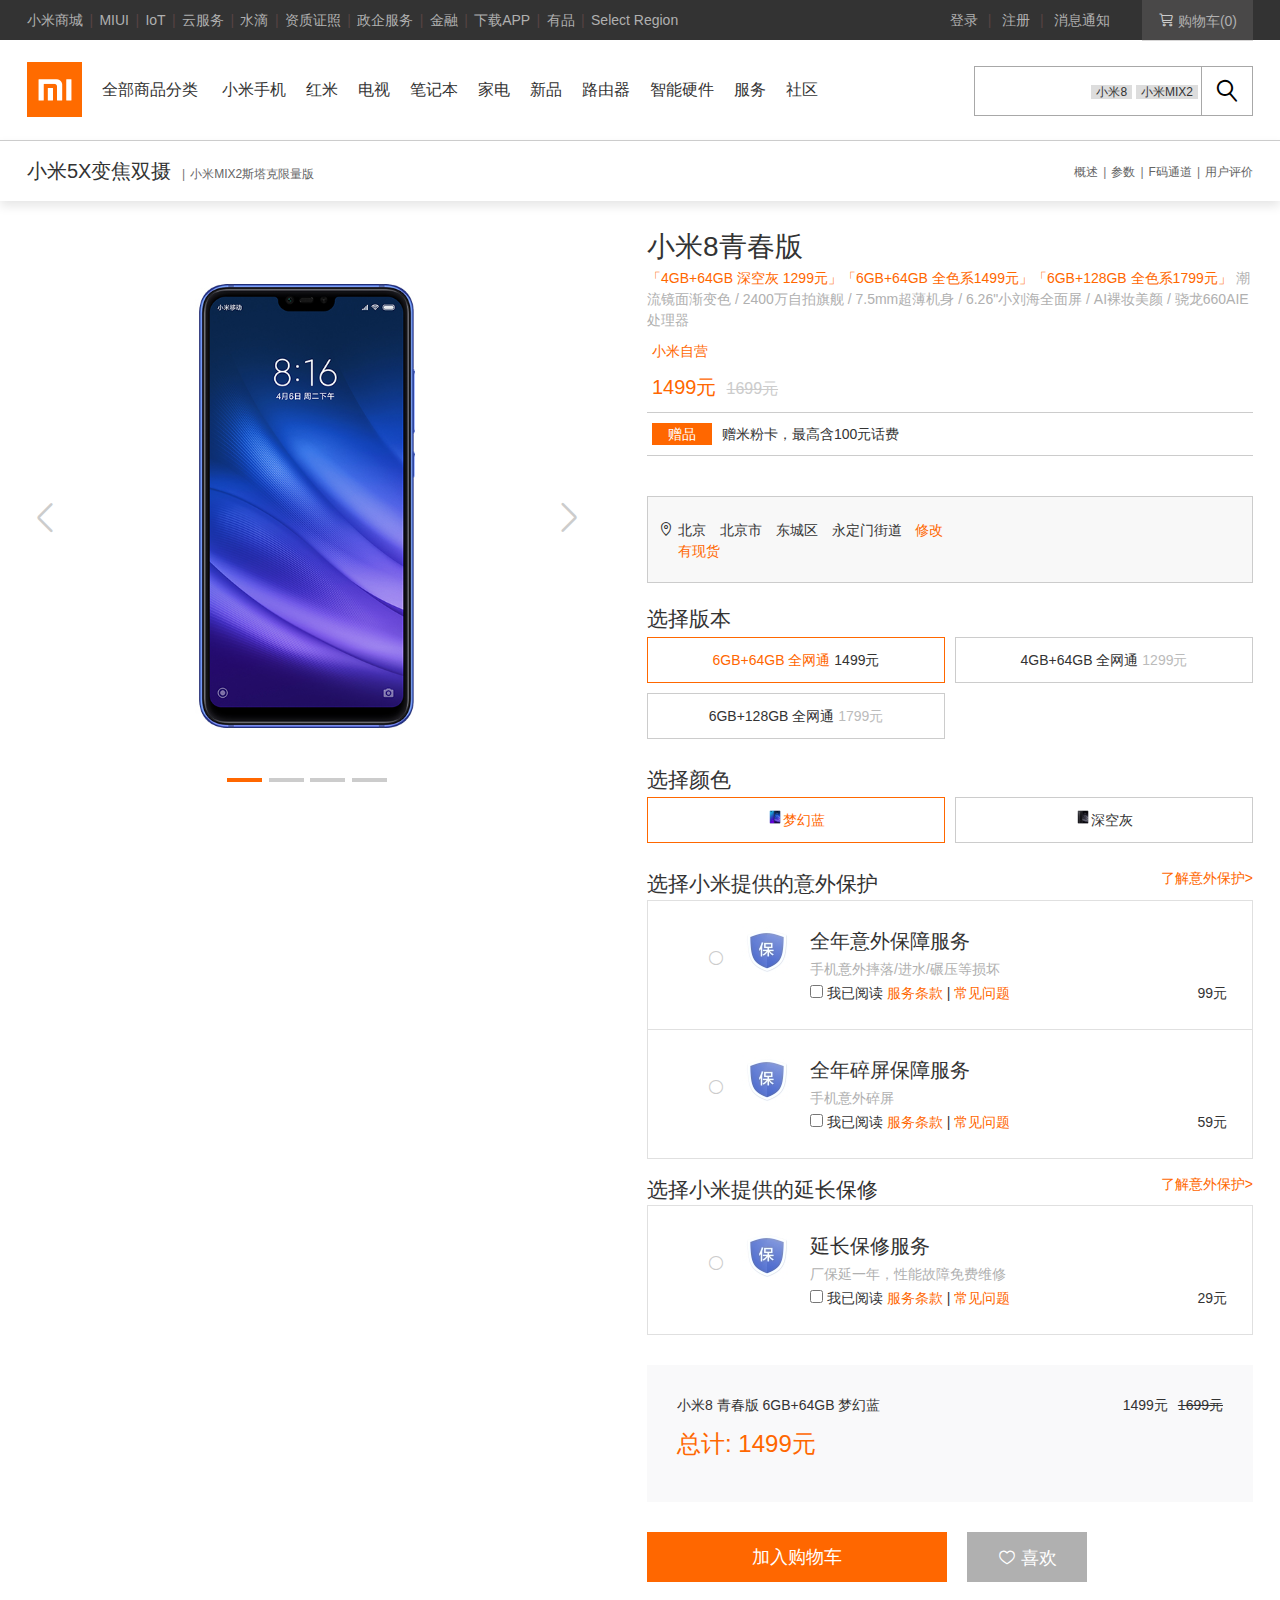
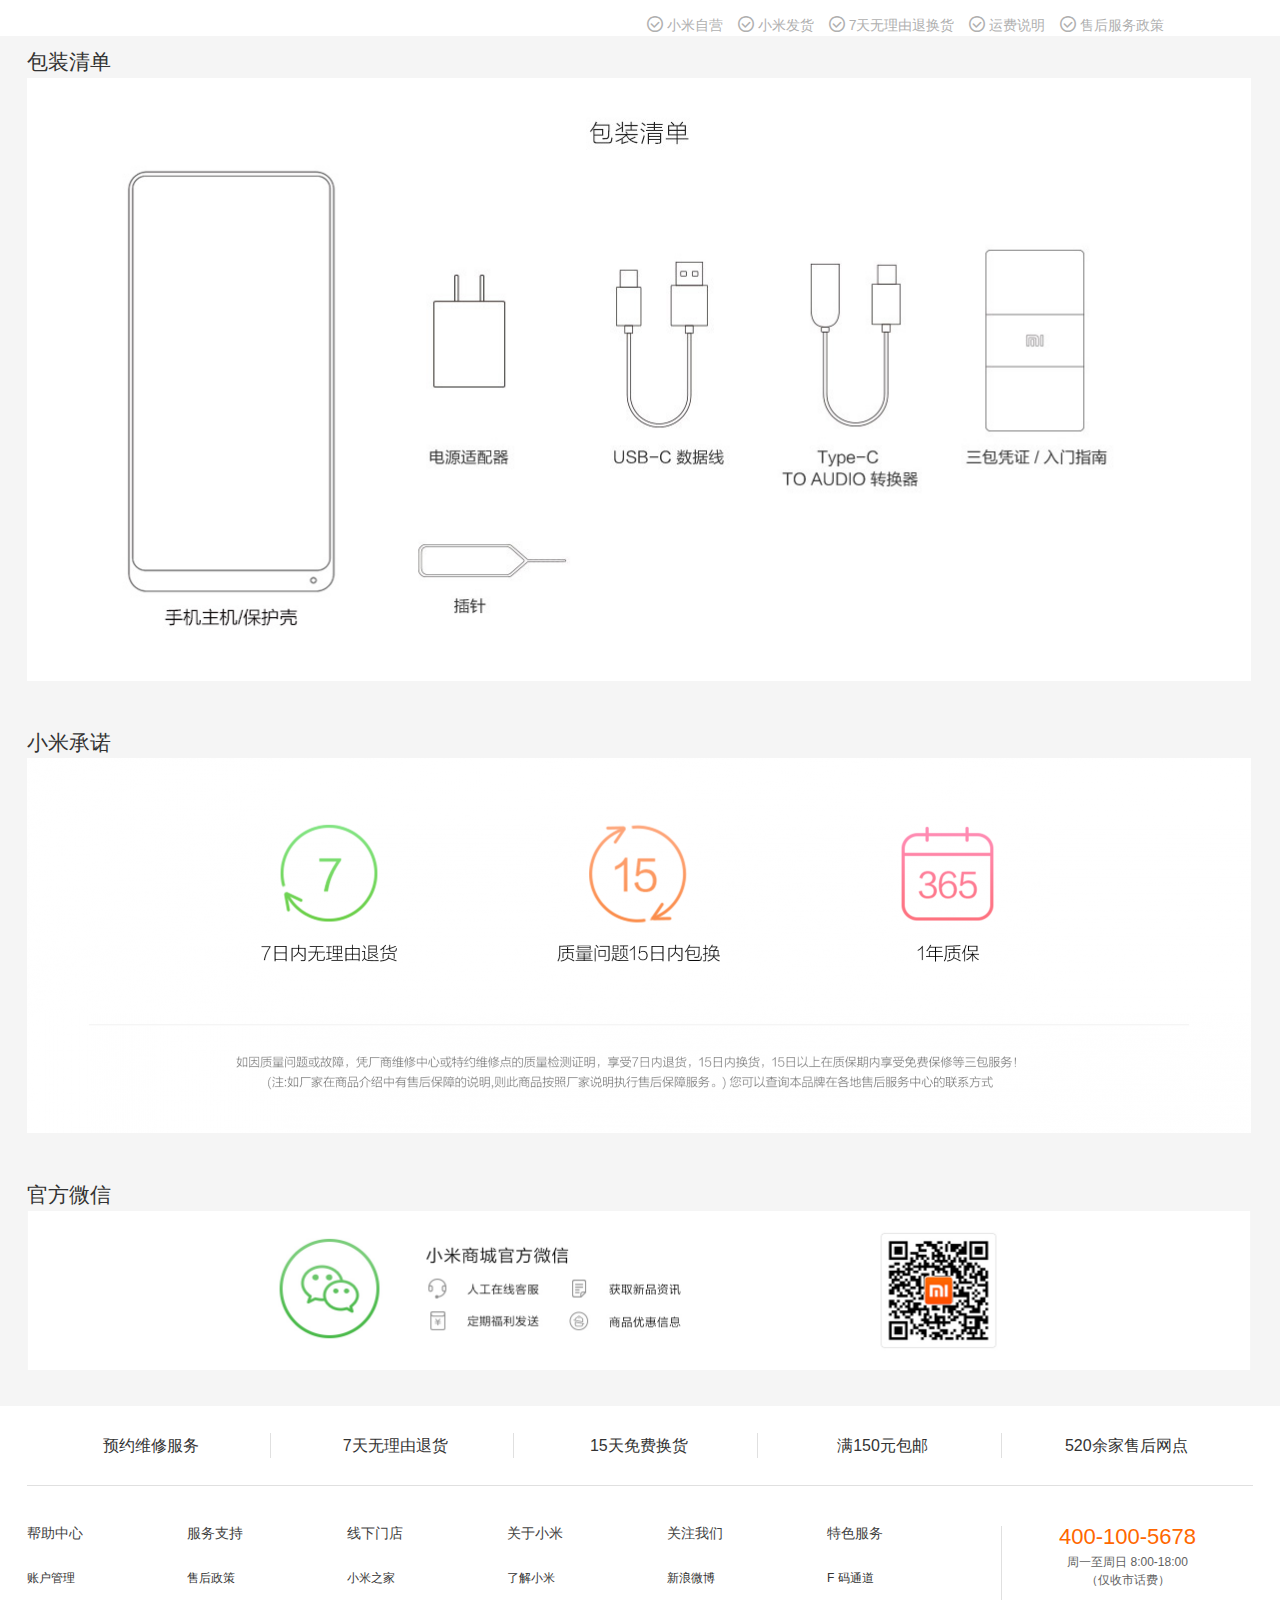
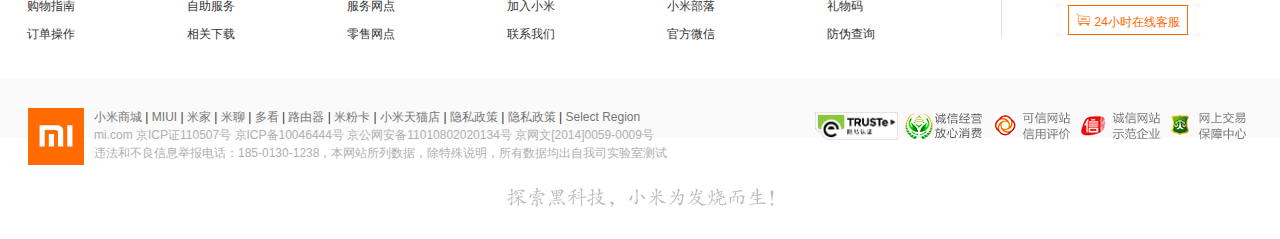
<file: details.html>
<!DOCTYPE html>
<html lang="en">

<head>
    <meta charset="UTF-8">
    <meta name="viewport" content="width=device-width, initial-scale=1.0">
    <meta http-equiv="X-UA-Compatible" content="ie=edge">
    <title>Document</title>
    <script src="js/jquery-1.11.3.js"></script>
    <script src="js/detail.js"></script>
    <script src="js/header.js"></script>
    <link rel="stylesheet" href="css/base.css">
    <link rel="stylesheet" href="css/index.css">
    <link rel="stylesheet" href="css/detail.css">
    <link rel="stylesheet" href="font/iconfont.css">
    <link rel="stylesheet" href="css/footer.css">
</head>

<body>
    <!-- header -->
    <div class="header">
        <div class="first-nav">
            <div class="container  w clearfix">
                <!-- 顶部栏 -->
                <div class="top_nav fl">
                    <ul>
                        <li class="fl"><a href="javascript:;">小米商城</a><span class="sep">|</span></li>
                        <li class="fl"><a href="javascript:;">MIUI</a><span class="sep">|</span></li>
                        <li class="fl"><a href="javascript:;">IoT</a><span class="sep">|</span></li>
                        <li class="fl"><a href="javascript:;">云服务</a><span class="sep">|</span></li>
                        <li class="fl"><a href="javascript:;">水滴</a><span class="sep">|</span></li>
                        <li class="fl"><a href="javascript:;">资质证照</a><span class="sep">|</span></li>
                        <li class="fl"><a href="javascript:;">政企服务</a><span class="sep">|</span></li>
                        <li class="fl"><a href="javascript:;">金融</a><span class="sep">|</span></li>
                        <li class="fl app">
                            <a href="javascript:;">下载APP</a><span class="sep">|</span>
                            <div class="clearfix">
                                <em></em>
                                <img src="img/header/app.png" alt="">
                                <span>小米商城APP</span>
                            </div>
                        </li>
                        <li class="fl"><a href="javascript:;">有品</a><span class="sep">|</span></li>
                        <li class="fl"><a href="javascript:;">Select Region</a></li>
                    </ul>
                </div>
                <div class="top_cart fr">
                    <span class="iconfont icon-gouwuche"></span>
                    <a href="javascript:;">购物车(0)</a>
                    <div>
                        <p>购物车中还没有商品，赶紧选购吧！</p>
                    </div>
                </div>
                <div class="top_info clearfix fr">
                    <a href="denglu">登录</a>
                    <span class="sep">|</span>
                    <a href="zhuce">注册</a>
                    <span class="sep">|</span>
                    <a href="info">消息通知</a>
                </div>
            </div>
        </div>
    </div>
    <div class="header">
        <div class="container w clearfix">
            <div class="head-logo fl">
                <h1>
                    <a href="#" title="小米商城">小米商城</a>
                </h1>
            </div>
            <div class="nav fl">
                <ul class="nav-list">
                    <li >
                        <a href="#"><span>全部商品分类</span></a>
                       
                    </li>
                    <li class="miphone"><a href="javascript:;">小米手机</a></li>
                    <li><a href="javascript:;">红米</a></li>
                    <li><a href="javascript:;">电视</a></li>
                    <li><a href="javascript:;">笔记本</a></li>
                    <li><a href="javascript:;">家电</a></li>
                    <li><a href="javascript:;">新品</a></li>
                    <li><a href="javascript:;">路由器</a></li>
                    <li><a href="javascript:;">智能硬件</a></li>
                    <li><a href="javascript:;">服务</a></li>
                    <li><a href="javascript:;">社区</a></li>
                </ul>
            </div>
            <!-- 搜索框 -->
            <div class="search fr">
                <form>
                    <input type="text" class="text">
                    <input type="submit" class="iconfont icon-sousuo" value="">
                    <div class="search-hot-words">
                        <a href="details.html">小米8</a>
                        <a href="details.html">小米MIX2</a>
                    </div>
                    <!-- 搜索框关键字 -->
                    <div class="keyword-list" style="display:none">
                        <ul>
                            <li><a href="javascript:;"><span class="keyword">小米8</span><span
                                        class="result">约有6件</span></a></li>
                            <li><a href="javascript:;"><span class="keyword">红米note5</span><span
                                        class="result">约有8件</span></a></li>
                            <li><a href="javascript:;"><span class="keyword">黑鲨游戏手机</span><span
                                        class="result">约有16件</span></a></li>
                            <li><a href="javascript:;"><span class="keyword">小米电视4C</span><span
                                        class="result">约有9件</span></a></li>
                            <li><a href="javascript:;"><span class="keyword">笔记本pro</span><span
                                        class="result">约有6件</span></a></li>
                            <li><a href="javascript:;"><span class="keyword">空气净化器</span><span
                                        class="result">约有23件</span></a></li>
                            <li><a href="javascript:;"><span class="keyword">净化器</span><span
                                        class="result">约有6件</span></a></li>
                        </ul>
                    </div>
                </form>
            </div>
        </div>
        <!-- 下拉层菜单 -->
        <div class="nav-menu ">
            <div class="item-children child1 hide  clearfix">
                <ul class="w">
                    <li>
                        <p class="flag">新品<p><img src="img/header/1-mix3-320.png" alt=""><a href="javascript">小米MIX3</a>
                                <p class="price">3200元起</p>
                    </li>
                    <li><img src="img/header/1-pc-320-220-mi8.png" alt=""><a href="javascript">小米8青春版</a>
                        <p class="price">1399元起</p>
                    </li>
                    <li><img src="img/header/1-pc-320-miplay-1.png" alt=""><a href="javascript">小米8</a>
                        <p class="price">2600元起</p>
                    </li>
                    <li>
                        <p class="flag">新品<p></span><img src="img/header/1-qingchun-320.png" alt=""><a
                                    href="javascript">小米MIX3</a>
                                <p class="price">3200元起</p>
                    </li>
                    <li><img src="img/header/1-pc-320-220-mi8se.png" alt=""><a href="javascript">小米MIX3</a>
                        <p class="price">3200元起</p>
                    </li>
                </ul>
            </div>
            <div class="item-children child2 hide  clearfix">
                <ul class="w">
                    <li class="fl"><img src="img/header/2-666320.png" alt=""><a href="javascript">红米pro6</a>
                        <p class="price">1600元起</p>
                    </li>
                    <li class="fl">
                        <p class="flag">新品<p></p><img src="img/header/2-6pro320-220.png" alt=""><a
                                href="javascript">红米note5</a>
                            <p class="price">2500元起</p>
                    </li>
                    <li class="fl">
                        <p class="flag">新品<p></p><img src="img/header/2-note5-320-220.png" alt=""><a
                                href="javascript">红米note7</a>
                            <p class="price">3200元起</p>
                    </li>
                    <li class="fl">
                        <p class="flag">新品<p></p><img src="img/header/2-note5-320-220.png" alt=""><a
                                href="javascript">红米6A</a>
                            <p class="price">2800元起</p>
                    </li>
                    <li class="fl"><img src="img/header/1-mix3-320.png" alt=""><a href="javascript">红米8</a>
                        <p class="price">3100元起</p>
                    </li>
                </ul>
            </div>
            <div class="item-children child3 hide  clearfix">
                <ul class="w">
                    <li class="fl">
                        <p class="flag">新品<p></p><img src="img/header/4-32.png"><a href="javascript">小米电视4s 75英寸</a>
                            <p class="price">7200元起</p>
                    </li>
                    <li class="fl"><img src="img/header/4-50.png" alt=""><a href="javascript">小米电视4A 32英寸</a>
                        <p class="price">3600元起</p>
                    </li>
                    <li class="fl"><img src="img/header/4A-55.jpg" alt=""><a href="javascript">小米电视4A 32英寸青春版</a>
                        <p class="price">3200元起</p>
                    </li>
                    <li class="fl">
                        <p class="flag">热卖<p></p><img src="img/header/4s75.png"><a href="javascript">小米电视4A 55英寸</a>
                            <p class="price">2800元起</p>
                    </li>
                    <li class="fl">
                        <p class="flag">热卖<p></p><img src="img/header/4a43.png"><a href="javascript">小米电视4C</a>
                            <p class="price">3100元起</p>
                    </li>
                    <li class="fl">
                        <p class="flag">新品<p></p><img src="img/header/4a43.png"><a href="javascript">小米电视4C</a>
                            <p class="price">3100元起</p>
                    </li>
                </ul>
            </div>
        </div>
    </div>
    <!-- header结合 -->
    <!--阴影小盒子  -->
    <div class="box">
        <div class="navBar">
            <div class="w">
                <p>小米5X变焦双摄 <span class="sep">|</span><span class="font-small">小米MIX2斯塔克限量版</span></p>
                <ul>
                    <li><a href="javascript:;" class="font-small">概述</a><span class="sep">|</span></li>
                    <li><a href="javascript:;" class="font-small">参数</a><span class="sep">|</span></li>
                    <li><a href="javascript:;" class="font-small">F码通道</a><span class="sep">|</span></li>
                    <li><a href="javascript:;" class="font-small">用户评价</a></li>
                </ul>
            </div>
        </div>
    </div>
   
    <!--主体内容-->
<div class="product">
    <div class="wraper w clearfix">
        <!-- 轮播图 -->
        <div class="carousel fl">
            <ul class="clearfix">
                <li class="fl"><img  src="img/details/pms_1537324004.07876883.jpg" ></li>
                <li class="fl"><img  src="img/details/pms_1537324004.08544830.jpg" ></li>
                <li class="fl"><img  src="img/details/pms_1537324004.06038412.jpg" ></li>
                <li class="fl"><img  src="img/details/pms_1537324004.08358525.jpg" ></li>
            </ul>
            <a href="javascript:;" class="iconfont right-btn icon-youjiantou"></a>
            <a href="javascript:;" class="left-btn  iconfont icon-youjiantou-copy"></a>
            <ul class="indicator">
                <li class="active"></li>
                <li></li>
                <li></li>
                <li></li>
            </ul>
        </div>
        <!-- 内容 -->
        <div class="product-detail fr">
            <h1>小米8青春版</h1>
            <p class="desc">
                <span class="font-style">「4GB+64GB 深空灰 1299元」「6GB+64GB 全色系1499元」「6GB+128GB 全色系1799元」</span>
                潮流镜面渐变色 / 2400万自拍旗舰 / 7.5mm超薄机身 / 6.26"小刘海全面屏 / AI裸妆美颜 / 骁龙660AIE处理器
            </p>
            <div class="p-main">
                <p class="sale font-style">小米自营</p>
                <p class="price font-style">1499元<span class="b-price">1699元</span></p>
                <p class="present"><span class="s-btn">赠品</span>赠米粉卡，最高含100元话费</p>
                <div class="address-info">
                    <i class="iconfont icon-diliweizhi"></i>
                    <span class="item">北京</span>
                    <span class="item">北京市</span>
                    <span class="item">东城区</span>
                    <span class="item">永定门街道</span>
                    <span class="choose font-style">修改</span>
                    <p><span class="choose font-style">有现货</span></p>
                </div>
                <div class="choose">
                    <div class="c-version">
                        <h2>选择版本</h2>
                        <ul>
                            <li class="active"><a href="javascript:;"><span class="font-style name">6GB+64GB 全网通 </span></span><span class="price-0">1499元</span></a></li>
                            <li><a href="javascript:;"><span>4GB+64GB 全网通 </span><span class="price-1">1299元</span></a></li>
                            <li><a href="javascript:;"><span></span>6GB+128GB 全网通 </span><span class="price-1">1799元</span></a></li>
                        </ul>
                    </div>
                    <div class="c-color">
                        <h2>选择颜色</h2>
                        <ul>
                            <li class="active"><a href="javascript:;"><img src="img/details/pms_1537324004.08544830.jpg"><span class="font-style name">梦幻蓝</span></a></li>
                            <li><a href="javascript:;"><img src="img/details/pms_1537323994.03296551.jpg"><span>深空灰</span></a></li>
                        </ul>
                    </div>
                </div>
                <div class="prevent">
                    <div>
                        <h2>选择小米提供的意外保护</h2><span class="font-style">了解意外保护></span>
                    </div>
                    <ul>
                        <li>
                            <i class="icon-yuanxingweixuanzhong iconfont"></i>
                            <img src="img/details/pms_1bao.jpg" alt="">
                            <div>
                                <p class="name">全年意外保障服务</p>
                                <p class="desc">手机意外摔落/进水/碾压等损坏</p>
                                <div>
                                    <div>
                                        <input type="checkbox">
                                        <span>我已阅读</span>
                                        <span  class="font-style">服务条款</span>
                                        <span>|</span>
                                        <span  class="font-style">常见问题</span>
                                    </div>
                                    <span class="price">99元</span>
                                </div>
                            </div>
                        </li>
                        <li>
                            <i class="icon-yuanxingweixuanzhong iconfont"></i>
                            <img src="img/details/pms_1bao.jpg" alt="">
                            <div>
                                <p class="name"> 全年碎屏保障服务   </p>
                                <p class="desc">手机意外碎屏</p>
                                <div>
                                    <div>
                                        <input type="checkbox">
                                        <span>我已阅读</span>
                                        <span  class="font-style">服务条款</span>
                                        <span>|</span>
                                        <span  class="font-style">常见问题</span>
                                    </div>
                                    <span class="price">59元</span>
                                </div>
                            </div>
                        </li>
                    </ul>
                </div>
                <div class="prevent">
                        <div>
                            <h2>选择小米提供的延长保修</h2><span class="font-style">了解意外保护></span>
                        </div>
                        <ul>
                            <li>
                                <i class="icon-yuanxingweixuanzhong iconfont"></i>
                                <img src="img/details/pms_1bao.jpg" alt="">
                                <div>
                                    <p class="name">延长保修服务</p>
                                    <p class="desc">厂保延一年，性能故障免费维修</p>
                                    <div>
                                        <div>
                                            <input type="checkbox">
                                            <span>我已阅读</span>
                                            <span  class="font-style">服务条款</span>
                                            <span>|</span>
                                            <span  class="font-style">常见问题</span>
                                        </div>
                                        <span class="price">29元</span>
                                    </div>
                                </div>
                            </li>
                        </ul>
                </div>
                <!-- 综合 -->
                <div class="pro-list">
                    <ul>
                        <li>小米8 青春版 6GB+64GB 梦幻蓝  <span class="del  fr">1699元</span><span class="fr">1499元</span></li>
                        <li class="total">总计: 1499元</li>
                    </ul>
                </div>
                <div class="shopCart clearfix">
                    <a href="javascript:;" class="cart fl">加入购物车</a>
                    <a href="javascript:;" class="fl"><i class="icon-xihuan iconfont"></i>喜欢</a>
                </div>
                <ul class="policy">
                    <li><a href="javascript:;"><i class="iconfont icon-duigou"></i> 小米自营</a></li>
                    <li><a href="javascript:;"><i class="iconfont icon-duigou"></i> 小米发货</a></li>
                    <li><a href="javascript:;"><i class="iconfont icon-duigou"></i> 7天无理由退换货</a></li>
                    <li><a href="javascript:;"><i class="iconfont icon-duigou"></i> 运费说明</a></li>
                    <li><a href="javascript:;"><i class="iconfont icon-duigou"></i> 售后服务政策</a></li>
                </ul>
            </div>
        </div>              
    </div>


</div>
<div class="section">
    <div class="w">
        <div>
            <h2>包装清单</h2>
            <img src="img/details/1.jpg" alt="">
        </div>
        <div>
            <h2>小米承诺</h2>
            <img src="img/details/2.png" alt="">
        </div>
        <div>
            <h2>官方微信</h2>
            <img src="img/details/3.jpg" alt="">
        </div>

    </div>
</div>
 <!-- 底部 -->
 <div class="footer">    <!--尾部链接-->
    <div class="footer1">
        <div class="w">
            <div class="footer-service">
                <ul class="list-service clearfix">
                    <li><a href="javascript:;"><i class="iconfont icon-weixiubanshou"></i>预约维修服务</a></li>
                    <li><a href="javascript:;"><i class="iconfont icon-7tianwuliyoutuihuo"></i>7天无理由退货</a></li>
                    <li><a href="javascript:; "><i class="iconfont icon-15tianwuliyoutuihuo"></i>15天免费换货</a></li>
                    <li><a href="javascript:; "><i class="iconfont icon-lipin"></i>满150元包邮</a></li>
                    <li><a href="javascript:; "><i class="iconfont icon-dizhi"></i>520余家售后网点</a></li>
                </ul>
            </div>
            <div class="footer-links clearfix">
                <dl class="col-links col-links-first">
                    <dt>帮助中心</dt>
                    <dd><a href="javascript:;">账户管理</a></dd>
                    <dd><a href="javascript:;">购物指南</a></dd>
                    <dd><a href="javascript:;">订单操作</a></dd>
                </dl>
                <dl class="col-links ">
                    <dt>服务支持</dt>
                    <dd><a href="javascript:;">售后政策</a></dd>
                    <dd><a href="javascript:;">自助服务</a></dd>
                    <dd><a href="javascript:;">相关下载</a></dd>
                </dl>
                <dl class="col-links ">
                    <dt>线下门店</dt>
                    <dd><a href="javascript:;http://www.codeboy.com/pro/first/#">小米之家</a></dd>
                    <dd><a href="javascript:;">服务网点</a></dd>
                    <dd><a href="javascript:;">零售网点</a></dd>
                </dl>
                <dl class="col-links ">
                    <dt>关于小米</dt>
                    <dd><a href="javascript:;">了解小米</a></dd>
                    <dd><a href="javascript:;">加入小米</a></dd>
                    <dd><a href="javascript:;">联系我们</a></dd>
                </dl>
                <dl class="col-links ">
                    <dt>关注我们</dt>
                    <dd><a href="javascript:;">新浪微博</a></dd>
                    <dd><a href="javascript:;">小米部落</a></dd>
                    <dd><a href="javascript:;">官方微信</a></dd>
                </dl>
                <dl class="col-links ">
                    <dt>特色服务</dt>
                    <dd><a href="javascript:;">F 码通道</a></dd>
                    <dd><a href="javascript:;">礼物码</a></dd>
                    <dd><a href="javascript:;">防伪查询</a></dd>
                </dl>
                <div class="col-contact">
                    <p class="phone">400-100-5678</p>
                    <p>
                        周一至周日 8:00-18:00<br>（仅收市话费）
                    </p>
                    <a class="btn" href="javascript:;"><i class="iconfont"></i> 24小时在线客服</a>            </div>
            </div>
        </div>
    </div>
    <!--尾部版权-->
    <div class="footer-info">
        <div class="w">
            <div class="logo fl"></div>
            <div class="info-text fl">
                <p class="sites">
                    <a href="javascript:;">小米商城</a>
                    <span class="sep">|</span>
                    <a href="javascript:;">MIUI</a>
                    <span class="sep">|</span>
                    <a href="javascript:;">米家</a>
                    <span class="sep">|</span>
                    <a href="javascript:;">米聊</a>
                    <span class="sep">|</span>
                    <a href="javascript:;">多看</a>
                    <span class="sep">|</span>
                    <a href="javascript:;">路由器</a>
                    <span class="sep">|</span>
                    <a href="javascript:;">米粉卡</a>
                    <span class="sep">|</span>
                    <a href="javascript:;">小米天猫店</a>
                    <span class="sep">|</span>
                    <a href="javascript:;">隐私政策</a>
                    <span class="sep">|</span>
                    <a href="javascript:;">隐私政策</a>
                    <span class="sep">|</span>
                    <a href="javascript:;">Select Region</a>
                </p>
                <p class="copy">
                    <a href="javascript:;" title="mi.com">mi.com</a>
                    <a href="javascript:;" title="mi.com">京ICP证110507号</a>
                    <a href="javascript:;" title="mi.com">京ICP备10046444号</a>
                    <a href="javascript:;" title="mi.com">京公网安备11010802020134号</a>
                    <a href="javascript:;" title="mi.com">京网文[2014]0059-0009号</a>
                    <br> 违法和不良信息举报电话：185-0130-1238，本网站所列数据，除特殊说明，所有数据均出自我司实验室测试
                </p>
            </div>
            <div class="info-links fr">
                <a rel="nofollow" href="javascript:;"><img src="img/footer/truste.png"></a>
                <a rel="nofollow" href="javascript:;"><img src="img/footer/ba10428a4f9495ac310fd0b5e0cf8370.png"></a>
                <a rel="nofollow" href="javascript:;"><img src="img/footer/v-logo-1.png"></a>
                <a rel="nofollow" href="javascript:;"><img src="img/footer/v-logo-2.png"></a>
                <a rel="nofollow" href="javascript:;"><img src="img/footer/v-logo-3.png"></a>
            </div>
        </div>
    </div>
    <div class="slogan ir">
        探索黑科技，小米为发烧而生                                       
    </div>
</div>

</body>

</html>
</file>
<file: css/base.css>
body {
    font: 14px/1.5 "Helvetica Neue",Helvetica,Arial,"Microsoft Yahei","Hiragino Sans GB","Heiti SC","WenQuanYi Micro Hei",sans-serif;
    color: #333;
    background-color: #fff;
}
.w{
    width:1226px;
    margin:0 auto;
}
*{
    padding:0;
    margin:0;
}
a{
    text-decoration:none;
    color:#333;
}
li{
    list-style:none;
}
.fl{
    float:left;
}
.fr{
    float:right;
}
.clearfix:after{
    content:"";
    display:block;
    clear:both;
}

.clearfix:before{
    content: '';
    display: table;
}
.po_ab{
    position:absolute;
    margin:0 auto;
    left:0;
    right:0
}
.hide{display:none;}
.ellipsis{
    text-overflow: ellipsis;
    white-space: nowrap;
    overflow: hidden;
}
</file>
<file: css/index.css>
/*header*/
.header>.first-nav{
    height:40px;
    background:#333333;
    min-width:1226px;
}
.header>.first-nav>.container{
    position:relative;
}
.header .container>.top_nav,.header .container>.top_cart,.header .container>.top_info{
    line-height:40px;    
}
.header .container>.top_info a,.header .container>.top_cart a,.header .container>.top_nav a{
    color:#b0b0b0;
    display:inline-block;
}
.header .sep{
    color:rgb(87, 67, 67);
    margin:0 0.4rem;
}
.header .container>.top_info{
    margin-right:2rem;
}
.header .container>.top_cart{
    background:rgba(126, 123, 123, 0.3);
    padding:0 1rem;
}
/* 二维码弹出层 */
.header .container>.top_nav li.app{
    position:relative;
}
.header .container>.top_nav li.app div{
    width:124px;
    position:absolute;
    font-size:14px;
    box-shadow:-1px 4px 15px #bbb;
    left:-30px;
    display:none;
    background:#fff;
    z-index:10;
}
.header .container>.top_nav li.app div em{
    border-bottom:10px solid #fff;
    border-top:10px solid transparent;
    border-left:10px solid transparent;
    border-right:10px solid transparent;
    position:absolute;
    right:58px;
    top:-20px;  
}
.header .container>.top_nav li.app img{
    max-width:100px;
    display:block;
    margin:0 auto;
    margin-top:10px;
}
.header .container>.top_nav li.app div>span{
   display:block;
   text-align:center;
}
.header .container>.top_info a:hover,.header .container>.top_nav a:hover{
    color:#fff;
}
.header .container>.top_cart:hover{
    background:#fff;
}
.top_cart  .icon-gouwuche{
    color:#ccc;
}
.header .container>.top_cart:hover a,.header .container>.top_cart:hover .icon-gouwuche{
    color:rgb(255,103,0);
}
.header .container>.top_cart div{
    width:336px;
    height:100px;
    position:absolute;
    top:40px;
    right:0px; 
    padding:2rem 1rem;
    text-align:center;
    box-sizing:border-box;
    line-height: 34px;
    display:none;
    box-shadow:-1px 3px  10px #ccc;
    background:#fff;
} 
.header>.container{
    height:100px;
}
.header>.container>.head-logo{
    height:55px;
    width:55px;
    margin-top:22px;
    position:relative;
    background-color:#ff6700;
}
.header>.container>.head-logo h1{
    height:100%;
}
.header>.container>.head-logo a{
    width:55px;
    height:55px;
    display:block;
    text-indent:-9999px;
    background-image:url(../img/header/logo.png);
}
/*nav*/
.header>.container>.nav>ul.nav-list>li{
    float:left;
    padding:0 10px;
    height:100%;
    line-height:100px;
    position:relative;
}
.header>.container>.nav>ul.nav-list>li:first-child{
    width:168px;
}
.header>.container>.nav>ul>li:first-child div.allGoods{
    position:absolute;
    width:234px;
    height:460px;
    top:100px;
    left:-65px; 
    padding:1.5rem 0;
    /* top:20px; */
    background-color:rgba(77, 61, 61, 0.7);
    z-index: 11;
    box-sizing: border-box;
}
.header>.container>.nav>ul>li:first-child>a{
    display:block;
    background:no-repeat url(../img/header/collection.gif);
    height:100px;
    width:166px;
    margin-top:18px;
}
/* .header .container .nav ul.sub-nav{
    /*

} */
.header>.container>.nav>ul>li:first-child>a span{
    height:0;
    overflow:hidden;
    display:inline-block;
}
.header>.container>.nav>ul>li:hover a{
    color:#ff6700;
}
/*主导航*/
.header .nav .nav-list{
    width:820px;
    height:100px;
    padding-left:10px;
    font-size:16px;
    font-weight:500;
}
.header .nav-menu{
    width:100%;
    height:229px;
    position: absolute;
}
.header .nav-menu ul{
    display:flex;
    flex-wrap:nowrap;
    justify-content:center;
    padding-top:1rem;
}
.header .nav-menu div.item-children{
    position:absolute;
    padding:20px 0 20px 0;
    width:100%;
    border-top:1px solid #aaa;
    box-shadow:3px 4px 10px #aaa;
    transition: box-shadow 0.2s;
    background-color:#fff;
    z-index: 12;
}
.header .nav-menu div.item-children ul>li{
    position:relative;
    line-height:30px;
    text-align:center;
    padding:0 1rem;
    border-right:1px solid #eeeeee;
}
.header .nav-menu div.item-children li p.flag{
    position: absolute;
    top:-36px;
    left:80px;
    padding:0 1rem;
    border:1px solid #ff6700;
    line-height:1;
}
.header .nav-menu div.item-children img{
    max-width:160px;
    /* position:absolute;
    margin:0 auto;
    left:0;
    right:0    */
}
.header .nav-menu div.item-children a{
   display:block;
}
.header .nav-menu div.item-children a:hover{
    color:#333;
}
.header .nav-menu div.item-children p{
   color:#ff6700; 
}
.header>.container .search{
    width:290px;
    margin-top:25px;
}
.header>.container .search form{
    width:100%;
    height:50px;
    position:relative;
}
.header>.container .search form input{
    height:48px;
    position:absolute;
    line-height:48px;
    border:1px solid #a8a8a8;
    box-sizing:content-box;
    outline:0;
}
.header>.container .search form input.text{
    width:226px;  
    right:51px;
    font-size:20px;
    text-indent:5px;
}
.header>.container .search form input.text+input{
    width:50px;
    right:0;
    background:#fff;
    font-size:22px;
    transition:all 0.2s;
    border-left:0;
}
.header>.container .search form input.text+input:hover{
    background:#ff6700;
    color:#fff;
}
.header .search .search-hot-words{
    position:absolute;
    right:55px;
    top:15px;
    
}
.header .search .search-hot-words a{
    background:#ddd;
    padding:0 5px;
    font-size:12px;
}
.header .search .search-hot-words a:hover{
    background:#ff6700;
    color:#fff;
}
.header .search  .keyword-list{
    position:absolute;
    top:50px;
    border:1px solid #ff6700;
    width:226px;
    right:51px;
    border-top:0;
    background:#fff;
    z-index:9;
}
.header .search  .keyword-list li{
    padding:0.3rem 0  0.3rem 1rem;
    position:relative;
}
.header .search  .keyword-list li:hover{
    background:#e8e8e8;
}
.header .search  .keyword-list li span.result{
    color:#aaa;
    position:absolute;
    right:10px;
}
/**sub-nav start***/

.header .container .nav ul.sub-nav>li{
    line-height:42px;
    padding:0 1.5rem;
}
.header .container .nav ul.sub-nav>li>a{
    color:#fff;
}
/**banner start****/
.banner{
    position:relative;
    z-index: 5;
    width:1226px;
    overflow:hidden;
    height:460px;
}
.banner div.pic ul{
    width:6130px;
    position:absolute;
} 
.banner div.pic li img{
    width:1226px;
}
.banner>div:first-child>a{
    display:block;
    width:20px; 
    position: absolute;
    top:220px;
    z-index: 10;
}
.banner>div:first-child>a em{
    font-size:30px;
}
.banner>div:first-child>a.left-arrow{
    left:245px;
}
.banner>div:first-child>a.right-arrow{
    right:20px;
}
.banner>.indicator ul{
    position:absolute;
   bottom:20px;
   right:540px;
}
.banner>.indicator ul li{
    border-radius:50%;
    width:5px;
    height:5px;
    background:rgba(255,255,255, .6);
    margin-right:0.8rem;
    border:2px solid rgba(22, 20, 20, 0.3);
    /* box-shadow:0 0 0 3px #5c5a5a; */

}
.banner>.indicator ul li.active{
    border:2px solid rgba(25, 27, 29, 0.6);
}
.banner>.indicator ul li:hover{
    background:rgba(73, 64, 64, 0.4);
}
/*sub-nav childrenlist*/
.sub-nav .children-col-4{
    width:992px;
}
.sub-nav .children-col-2{
    width: 530px;
}
.sub-nav>li:hover{
    background:#ff6700;
}
.sub-nav .children{
    position:absolute;  
    left:234px;
    top:-1px;
    background:#fff;
    box-shadow: 0 8px 16px rgba(0,0,0,0.18);
    height:460px;
    border-top:1px solid #e0e0e0;
    box-sizing: border-box;
}
.sub-nav .children-list-col{
    width:248px;
}
.sub-nav .children-list{
    padding:2px 0;  
    box-sizing:border-box;
}
.sub-nav .children-list .link{
    display:block;
    padding:18px 20px;
    line-height: 40px;
    width:265px;
    box-sizing:border-box;
}
.sub-nav .children-list img{
    width:40px;
    vertical-align: middle;
    margin-right:10px;
}
.sub-nav .children-list span{
    color:#333333;
    font-size:14px;
}
/** home **/
.home{
    margin-top:15px;    
}
.home>.home-left{
    background:#5f5750;
    width:234px;
    height:170px;
}
.home>.home-left a{
    color:rgba(255,255,255,0.7);
    display: block;
    text-align: center;
    padding-top:13px;
}
.home>.home-left em{
    font-weight: 500;
    font-size:24px;
    width:100%;
    display: block;
}
.home>.home-left ul{
    display: flex;
    flex-wrap: wrap;
}
.home>.home-left ul>li{
    width:76px;
    height:82px;
    padding:0 3px;
    box-sizing: border-box;
    position: relative;
}
.home>.home-left ul>li.left:before{
    width:64px;
    height:1px;
    top:-1px;
    left:6px;
}
.home>.home-left ul>li.top:after{
    width:1px;
    height:70px;
    top:6px;
    left:0px;
}
.home>.home-left ul>li.left:before,.home>.home-left ul>li.top:after{
    position:absolute;
    content:"";
    background:#665e57;
}
.home>.home-right img{
    width:316px;
    height:170px;
} 
.home>.home-right li+li{
    margin-left:15px;
}
/**开始闪购**/
.xm-flash{
    margin-top:20px;
}
.xm-flash .flash-head{
    position: relative;
}
.xm-flash .flash-head h2{
    font-weight: 200;
    font-size:22px;
    line-height: 58px;
    color:#333;
}
.xm-flash .flash-head .flash-button{
    position: absolute;
    top:24px;
    right:0;
}
.xm-flash .flash-head .flash-button>a{
    display:block;
    width:36px;
    height:24px;
    line-height: 24px;
    padding:0 5px;
    text-align: center;
    border:1px solid #aaa;
    box-sizing: border-box;
}
.xm-flash .flash-head .flash-button>a:first-child{
    border-bottom-left-radius: 2px;
    border-top-left-radius: 2px; 
}
.xm-flash .flash-head .flash-button>a:first-child em{
    color:#e0e0e0;
}
.xm-flash .flash-head .flash-button>a:last-child em{
    color:#333;
}
.xm-flash .flash-head .flash-button>a:last-child{
    border-bottom-right-radius: 2px;
    border-top-right-radius: 2px;
    border-left:0;
}
.xm-flash .flash-time{
    width:234px;
    height:340px;
    background:#f1eded;
    box-sizing: border-box;
    margin-right:14px;
}
.xm-flash .flash-time li{
    text-align:center;
    border-top:1px solid #ff6700;
}
.xm-flash .flash-detail{
    width:1240px;
}
.xm-flash .flash-detail .time-title{
    color:#e53935;
    font-size:21px;
    padding-top:45px;
}
.xm-flash .flash-detail img{
    margin:25px 0;
}
.xm-flash .flash-detail .time-change{
    font-size:  15px;
    color:rgba(0,0,0,.54);
}
.xm-flash .flash-detail .countdown{
    width:168px;
    margin:20px auto;    
}
.xm-flash .flash-detail .countdown div.box{
    width:46px;
    height: 46px;
    background:#605751;
    color:#fff;
    line-height: 46px;
    font-size:24px;
}
.xm-flash .flash-detail .countdown div.dash{
    width:15px;
    height: 46px;
    color:#605751;
    line-height: 46px;
    font-size:28px;
}
.xm-flash .flash-detail .flash-goods-list{
    /* width:2000px; */
    position: relative;
}
.xm-flash .flash-detail .flash-goods{
    width:992px;
    box-sizing: border-box;
    overflow: hidden;
}
.xm-flash .flash-detail .good-item{
    width:234px;
    height:340px;
    background: rgba(182, 178, 178, 0.1);
    margin-right:14px;
    border-top:1px solid #cacad1;
    padding:0 8px;
    box-sizing: border-box;
}
.xm-flash .flash-detail .good-item img{
    width:160px;
    height:160px;
}
.xm-flash .flash-detail .good-item div{
    text-align:center;
}
.xm-flash .flash-detail .good-item h3{
    font-weight: 200;
    overflow: hidden;
    text-overflow: ellipsis;
    white-space: nowrap;
}
.xm-flash .flash-detail .good-item p.price{
    margin-top:15px;
}
.xm-flash .flash-detail .good-item p.text{
    font-size:12px;
    margin-top:10px;
    color:#a09c99;
}
.xm-flash .flash-detail .good-item p.price span.price-now{
    color:red;
    margin-right: 10px;
}
.xm-flash .flash-detail .good-item p.price span.price-pre{
    text-decoration:line-through;
}
/*黑鲨手机*/
.heisha{
    overflow:hidden;
    height:120px;
    margin:35px auto;
}
.heisha img{
    height:120px;
}
.heisha a{
    display:block;
}
/*手机和家电公共样式*/
.sellGoods{
    background:#f5f5f5;
    padding-top:30px;
}
.em-style{
    background:#c4c4c4;
    border-radius: 50%;
    color:#fff;
    font-size:12px;
    font-weight: bold;
    text-align: center;
    padding:6px;
    margin-left:10px;
    line-height: 24px;
}
/* .sellGoods>div:first-child{
    margin-bottom:30px;
} */
.sellGoods .box-hd h2{
    font-weight: 400;
}
.sellGoods .box-hd a{
    display:block;
    font-size:16px;
    transition:all 0.1s;
}
.sellGoods  div.flag{
    position: absolute;
    width:64px;
    height:20px;
    line-height:20px;
    background:#83c44e;
    color:#fff;
    font-size: 12px;
    top:0;
    left:50%;
    margin-left:-32px;
}
.sellGoods .box-md .p-left img:hover{
    box-shadow: 0 15px 30px rgba(0,0,0,0.1); 
} 
.sellGoods .box-md .p-right{
    text-align:center;
    width:992px;
}
.sellGoods .box-md .p-right li.phone-item{
    background:#fff;
    width:234px;
    height:300px;
    position: relative;
    transition:all 0.2s;
    margin-left:14px;
    margin-bottom:14px;
    padding:20px 10px;
    box-sizing: border-box;
    overflow: hidden;
}
.sellGoods .box-md .p-right li.phone-item:hover{
    box-shadow: 0 15px 30px rgba(0,0,0,0.1);
}
.sellGoods .box-md .p-right li.phone-item div.hot_sell{
    background:red;
}
/*手机**/
.sellGoods>div.phone .box-hd a:hover em{
    background:#ff6700;
}
.sellGoods>div.phone .box-md div:first-child img{
    width:234px;
    height:614px;
}
.sellGoods .box-md .p-right li.phone-item img{
    margin-bottom:20px;
    margin-top:10px;
}
.sellGoods .box-md .p-right li.phone-item h3>a{
    font-weight: 400;
    font-size:14px;
}
.sellGoods .box-md .p-right li.phone-item p.desc{
    font-size:12px;
    color:#a8a8a8;
    margin-bottom:8px;
    width:214px;
    height:18px;
}
.sellGoods .box-md .p-right li.phone-item p.price{
    color:#ff6700;
    font-size:12px;
}
.sellGoods .box-md .p-right li.phone-item p.price span.del{
    color:#a8a8a8;
    text-decoration:line-through;
}
/* 家电 */
.sellGoods>div.homeelec div.box-hd li{
    margin-left:15px;
}
.sellGoods>div.homeelec div.box-md div.p-left li:first-child{
    margin-bottom:8px;
}
.sellGoods>div.homeelec div.box-md div.p-left img{
    width:234px;
    height:300px;
}
.sellGoods>div.homeelec .box-md{
    position: relative;
}
.sellGoods>div.homeelec .box-md .p-right{
    position: absolute;
    top:0;
    right:0;
}
.sellGoods>div.homeelec .box-hd a.active{
    color:#ff6700;
    border-bottom:2px solid #ff6700;
}
.sellGoods>div.homeelec .box-md #content-1{
    z-index: 10;
}
.sellGoods>div.homeelec .box-md .p-right li.item-small{
    height: 93px;
    padding-top:50px;
    box-sizing: content-box;
    padding:50px 0 0;
    text-align:left;
}
.sellGoods>div.homeelec .box-md .p-right li.item-small div{
    margin-left:25px;
}
.sellGoods>div.homeelec .box-md .p-right li.item-small div:last-child{
    margin-top:-20px;
}
.sellGoods>div.homeelec .box-md .p-right li.item-small:last-child div a{
    font-size: 20px;
}
.sellGoods>div.homeelec .box-md .p-right li.item-small:last-child em{
    font-size:46px;
    color:#ff6700;
    display:block;
    margin-top:20px;
}
/*弹出层*/
.sellGoods .box-md .p-right li.phone-item div.comment{
    /* position: absolute; */
    /* bottom:-80px;left:0; */
    width:234px;
    height:80px;
    background:#ff6700;
    padding:10px ;
    transition:all 0.3s ease-in;
    box-sizing: border-box;
    text-align: left;
    /* z-index: -1; */
    margin-left:-10px;
    margin-top:16px;   
}
.sellGoods .box-md .p-right li.phone-item div.comment p:first-child{
    color:#fff;
}
.sellGoods .box-md .p-right li.phone-item div.comment p:last-child{
    color:rgba(255,255,255,.54);
}
.sellGoods .box-md .p-right li.phone-item:hover div.comment{
    transform: translateY(-80px);
}

/*content*/
div#content{
    padding-top:30px;
    background:#f5f5f5;  
}
div#content>div:first-child h2{
    font-weight: 400;
}
div#content>div>div.parent{
    margin-right:14px;
    overflow: hidden;
    width:296px;
    height:400px;
    transition:all 0.5s;
}
div#content>div>div.parent:nth-child(2){
    border-top:1px solid #ffac13;
}
div#content>div>div.parent:last-child{
    margin-right:0;
    border-top:1px solid #0aa1ed;
}
div#content>div>div.parent:nth-child(3){
    border-top:1px solid #83c44e;
}
div#content>div>div.parent:nth-child(4){
    border-top:1px solid #e53935;
}
div#content>div>div.parent>ul>li{
    width:296px;
    height:400px;
    background:#fff;
    text-align: center;
    padding:10px;
    position: relative;
    box-sizing: border-box;
}
div#content>div>div.parent>ul{
    transition:all 0.5s;
}
/* div#content>div>div.parent>ul>li.active{
    display:block;
} */
div#content>div>div.parent li p.kinds{
    color:#ffac13;
    margin-top:30px;
    margin-bottom:10px;
}
div#content>div>div.parent:nth-child(3) li p.kinds{
    color:#83c44e;
}
div#content>div>div.parent:nth-child(4) li p.kinds{
    color:#e53935;
}
div#content>div>div.parent:nth-child(5) li p.kinds{
    color:#0aa1ed;
}
div#content>div>div.parent li h4.title a{
    font-size:22px;
    color:#333;
    font-weight: 400;
}
div#content>div>div.parent li h6.desc {
    font-size:12px;
    font-weight: 400;
    color:#b0b0b0;
    margin:5px 0;
    padding:0 35px;
}
div#content>div>div.parent li p.price{
    margin:10px;
    height:21px;
}
div#content div.indicator{  
    margin-top:10px;
    position:absolute;
    bottom:20px;
    width:296px;
    margin-left:-10px;
}
div#content div.indicator ul{
    display:flex;
    justify-content: center;
}
div#content div.indicator li{
    padding:10px;
}
div#content div.indicator li span.dot{
    border:2px solid #fff;
    width:6px;
    height:6px;
    background:#b0b0b0;
    margin:0 5px;
    border-radius:50%;
    display: block;
}
div#content div.indicator span.dot.active{
    background:#fff;
    border:2px solid #ff6700;
}
div#content>div.row>div.parent{
    position: relative;
}
div#content  div.btn{
    display:none;
}
div#content div.btn a.left-btn.disabled,div#content div.btn a.right-btn.disabled{
    color:#fff;
}
div#content div.btn a.left-btn,div#content div.btn a.right-btn{
    position:absolute;
    display:block;
    width:18px;
    height:40px;
    background:#ddd;
    line-height:40px;
    text-align:center;
    top:50%;
    margin-top:-20px;
    font-weight: bold;
}
div#content  div.btn a.left-btn{
    left:0;
}
div#content div.btn a.right-btn{
    right:0;
}
div#content>div>div.parent:hover{
    box-shadow: 0 10px 15px rgba(0,0,0,.2);
    margin-top:-3px;
    margin-bottom:3px;
}
div#content>div>div.parent:hover div.btn {
    display: block;
}
/*视频*/
 .video{
    background:#f5f5f5;
    padding:30px 0;
}
.video .v-head h2{
    font-weight: 400;
}
.video .v-head div a{
    font-size:16px;
}
.video .v-main li.item{
    background:#fff;
    width:296px;
    height:285px;
    text-align: center;
    transition: all 0.3s;
    margin-right:14px;
}
.video .v-main li.item:last-child{
    margin-right: 0;
}
.video .v-main li.item:hover{
    box-shadow: 0 15px 30px rgba(0,0,0,0.1);
    transform: translateY(-1%);
}
.video .v-main li.item h4.title{
    margin-top:25px;
    font-weight: 400;
}
.video .v-main li.item p.desc{
    color:#a8a8a8;
}
.video .v-main li.item>div:first-child{
    position: relative;
}
.video .v-main li.item i{
    position: absolute;
    color:#fff;
    width:30px;
    height:20px;
    background:rgba(0,0,0,.3);
    border:2px solid #fff;
    border-radius: 15px;
    bottom:13%;
    left:8%;
    font-size:14px;
}
.video .v-main li.item i:hover{
    background:#ff6700;
    border:2px solid #ff6700;
}

/* 弹出层大div */
div.shadow{
    width:100%;
    height:8848px;
    background-color:#000;
    transition: opacity 0.5s linear;
    position:fixed;
    top:0;
    left:0;
    z-index: 888;
    /* display: none; */
    pointer-events: none;
}
div.shadow.fade{
    opacity: 0;    
}
div.shadow.fade.in{
    opacity: 0.5;
}
#vd{
    position:fixed;
    background:#fff;
    top:0;
    left:50%;
    margin-left:-440px;
    margin-top:-1000px;
    /* display: none; */
    z-index: 1000;
    height:536px;
    overflow: hidden;
    transition:all 1.5s;
}
.movedown{
    transform: translateY(1150px);
}
.moveup{
    transform: translateY(0px);
}
#vd p{
    font-size:24px;
    padding:15px;
}
#vd p a{
    font-size:20px;
}
#vd>img,#vd video{
    width:880px;
}
#vd img{
    position: absolute;
}
#vd .ctrl{
    position:absolute;
    left:50%;
    top:50%;
    margin-left:-25px;
    margin-top:-25px;
    width:50px;
    height:50px;
}
/**标志指示*/
#sign{
    position:fixed;
    top:150px;
    left:10px;
    background:#918888;
    z-index: 100;
    display: none;
}
#sign .sign-item{
    border-top:1px solid #b1aaaa;
    transition:all 0.3s linear;
}
#sign .sign-btn{
    display:block;
    width:70px;
    padding:10px 5px;
    line-height:30px;
    text-align:center;
    color:#fefefe;
    transition:all 0.1s;    
}
#sign div{
    border-top:1px solid #b1aaaa;
}
#sign .sign-item:hover{
    background: #d70b1c;
}
#sign .sign-item.active{
    background:#d70b1c;
}



























.zhanwei{
    height:300px;
}
</file>
<file: css/detail.css>
.header>.container>.nav>ul>li:first-child>a{
    background:none;
    height:100px;
    margin-top:0;
    width:auto;
}
.header>.container>.nav>ul.nav-list>li:first-child{
    width:100px;
    position: relative;
}
.header>.container>.nav>ul>li:first-child>a span{
    height:100px;
}
/* .header>.container>.nav>ul.nav-list>li:first-child div{
    display:block;
    width:234px;
    height:460px;
    background-color:rgba(77, 61, 61, 0.7);
    position: absolute;
    z-index: 11;
}
.header>.container>.nav>ul.nav-list>li:first-child:hover div{
    display:block;

}
/* .header .container .nav ul.sub-nav{
    top:0;
} */ */
/**navbar*/
div.box{
    height:60px;

}
div.navBar{
    height:60px;
    line-height: 60px;
    box-shadow: 0 5px 10px rgba(0,0,0,.1);
    border-top:1px solid rgba(0,0,0,.2);
    background:#fff;
    z-index: 1;
}
div.navBar.active{
    position:fixed;
    top:0;
    left:0;
    right:0;
    margin:auto;
}
div.navBar div{
    display:flex;
    justify-content: space-between;
}
div.navBar div ul{
    display: flex;
}
div.navBar div p{
    font-size:20px;
}
div.navBar div .font-small{
    color:rgb(100, 100, 100);
    font-size:12px;
}
div.navBar div span.sep{
    color:rgba(117,117,117);
    font-size:12px;
    padding:0 5px;
}
div.product{
    padding-top:25px;
}
div.product div.carousel{
    width:560px;
    overflow: hidden;
    position: relative;
}
/* div.product div.carousel.active{
    position: fixed;
    top:60px;
} */
div.product div.carousel ul{width:3200px; }
div.product div.carousel ul img{width:560px;height:560px}
div.product div.carousel a{
    position:absolute;
    font-size:36px;
    top:50%;
    margin-top:-18px;
    color:#ccc;
}
div.product div.carousel a.left-btn{left:0}
div.product div.carousel a.right-btn{right:0}
div.product div.carousel ul.indicator{
    display:flex;
    position: absolute;
    bottom:10px;
    left:50%;
    margin-left:-80px;
    justify-content: space-between;
    width:160px;
}
div.product div.carousel ul.indicator li{
    width:35px;
    height:4px;
    background: #ccc;
}
div.product div.carousel ul.indicator li.active{
    background:#ff6700;
}
div.product div.product-detail{
    width:606px;
}
div.product div.product-detail h1{
    font-weight: 400;
}
div.product div.product-detail .font-style{
    color:#ff6700;
}
div.product div.product-detail .b-price{
    text-decoration: line-through;
    color:#ccc;
    font-size:16px;
    margin-left:10px;
}
div.product div.product-detail p.price{
    font-size:20px;
    padding:0 5px 10px;
    border-bottom:1px solid #ccc;
}
div.product div.product-detail .desc{
    color:#b0b0b0;
}
div.product div.product-detail p.sale{
    padding:10px 5px;
}
div.product div.product-detail p.present span{
    display:inline-block;
    color:#fff;
    background:#ff6700;
    width:60px;
    height:22px;
    line-height:22px;
    text-align:center;
    margin-right:10px;
}
div.product div.product-detail p.present{
    padding:10px 5px 10px;
    border-bottom:1px solid #ccc;
}
div.product div.product-detail .address-info{
    border:1px solid #ccc;
    padding:20px 10px;
    background:#f8f8f8;
    margin-top:40px;
}
div.product div.product-detail span.item{display:inline-block;margin-right:10px}
div.product div.product-detail div.address-info p{padding-left:20px;}
div.product div.product-detail div.choose h2{
    font-weight: 400;
    margin:15px 0 2px;
}
div.product div.product-detail div.choose{
    margin-top:20px;
}
div.product div.product-detail div.choose ul{
    display:flex;
    flex-wrap: wrap;
    justify-content: space-between;
}
div.product div.product-detail div.choose li{
    border:1px solid #ccc;
    width:296px;
    height:44px;
    line-height: 44px;
    margin-bottom:10px;
}
div.product div.product-detail div.choose li.active{
    border:1px solid #ff6700;
}
div.product div.product-detail div.choose li a{
    display:block;
    text-align: center;
}
div.product div.product-detail div.choose span.price-1{
    color:#bbb;
}
div.product div.product-detail div.choose img{width:16px;height:16px}
div.product div.product-detail div.prevent>div:first-child{
    display:flex;
    justify-content: space-between;
    margin-top:15px;
}
div.product div.product-detail div.prevent div:first-child h2{
    font-weight: 400;
}
div.product div.product-detail div.prevent li{
    display: flex;
    justify-content: flex-start;
    border:1px solid #e0e0e0;
    padding:25px;
}
div.product div.product-detail div.prevent li:nth-child(2){
    border-top:0;
}
div.product div.product-detail div.prevent li i{
    color:#ccc;
    margin-top:20px;
    margin-left:35px;
}
div.product div.product-detail div.prevent li img{
    margin:0 18px;
    width:50px;
    height:50px;
}
div.product div.product-detail div.prevent li p.name{
    font-size:20px;
}
div.product div.product-detail div.prevent li p.desc{
    margin:3px 0;
}
div.product div.product-detail div.prevent li>div{
    width:85%;
}
div.product div.product-detail div.prevent li>div>div{
    display: flex;
    justify-content:space-between;
}
div.product div.product-detail div.pro-list{
    background: #f9f9fa;
    padding:30px;
    margin:30px 0;
}
div.product div.product-detail div.pro-list ul li span.del{
    text-decoration: line-through;
    margin-left:10px;
}
div.product div.product-detail div.pro-list ul li.total{
    font-size:24px;
    color:#ff6700;
    margin:10px 0;
}
div.product div.product-detail div.p-main a.cart{
    display: block;
    width:300px;
    height:50px;
    background:#ff6700;
    color:#fff;
    text-align: center;
    line-height: 50px;
    font-size: 18px;
    margin-right:20px;
}
div.product div.product-detail div.p-main a.cart+a{
    width:120px;
    height:50px;
    line-height: 50px;
    text-align: center;
    display: block;
    background:#b0b0b0;
    font-size: 18px;
    color:#fff;
}
div.product div.product-detail div.p-main a.cart+a i{
    font-size: 18px;
    margin-right:5px;
}
div.product div.product-detail div.p-main ul.policy{
    display: flex;
    margin-top:30px;
}
div.product div.product-detail div.p-main ul.policy li>a{
    margin-right:15px;
    color:#b0b0b0;
}
div.section{
    background:#f5f5f5;
}
div.section h2{
    font-weight: 400;
    padding-top:10px;
}
div.section>div:last-child img{
    width:1224px;
    margin-bottom:30px;
}
</file>
<file: font/iconfont.css>
@font-face {font-family: "iconfont";
  src: url('iconfont.eot?t=1550676603297'); /* IE9 */
  src: url('iconfont.eot?t=1550676603297#iefix') format('embedded-opentype'), /* IE6-IE8 */
  url('[data-uri]') format('woff2'),
  url('iconfont.woff?t=1550676603297') format('woff'),
  url('iconfont.ttf?t=1550676603297') format('truetype'), /* chrome, firefox, opera, Safari, Android, iOS 4.2+ */
  url('iconfont.svg?t=1550676603297#iconfont') format('svg'); /* iOS 4.1- */
}

.iconfont {
  font-family: "iconfont" !important;
  font-size: 16px;
  font-style: normal;
  -webkit-font-smoothing: antialiased;
  -moz-osx-font-smoothing: grayscale;
}

.icon-zhuyetuangou:before {
  content: "\e643";
}

.icon-duigou:before {
  content: "\e698";
}

.icon-yuanxingweixuanzhong:before {
  content: "\e72f";
}

.icon-diliweizhi:before {
  content: "\e617";
}

.icon-youjiantou1:before {
  content: "\e619";
}

.icon-bofang:before {
  content: "\e604";
}

.icon-sousuo:before {
  content: "\e62a";
}

.icon-bofang1:before {
  content: "\e61c";
}

.icon-xihuan:before {
  content: "\e606";
}

.icon-qia:before {
  content: "\e782";
}

.icon-chongzhi:before {
  content: "\e65c";
}

.icon-qiyexinxiguanli_huaban:before {
  content: "\e60a";
}

.icon-youjiantou:before {
  content: "\e641";
}

.icon-shouji1:before {
  content: "\e608";
}

.icon-yuanxing:before {
  content: "\e7c4";
}

.icon-gouwuche:before {
  content: "\e621";
}

.icon-icon-test:before {
  content: "\e627";
}

.icon-F:before {
  content: "\e61f";
}

.icon-thin-_bin_trash_:before {
  content: "\e616";
}

.icon-gouwuche1:before {
  content: "\e600";
}

.icon-youjiantou-copy:before {
  content: "\e783";
}
</file>
<file: css/footer.css>
/*  */
/*底部**/
.footer-service{
    padding: 27px 0;
    border-bottom: 1px solid #e0e0e0;
}
.footer-service .list-service li {
    float: left;
    width: 19.8%;
    height: 25px;
    border-left: 1px solid #e0e0e0;
    font-size: 16px;
    line-height: 25px;
    text-align: center;
}
.footer-service .list-service li:first-child{
border-left:none;
}
.footer-service .list-service .iconfont {
    margin-right: 6px;
    font-size: 24px;
    line-height: 24px;
    vertical-align: -4px;
}
 .footer-links {
    padding: 40px 0;
}
.footer-links .col-links {
    float: left;
    width: 160px;
    height: 112px;
    margin: 0;
}
.footer-links .col-links {
    float: left;
    width: 160px;
    height: 112px;
    margin: 0;
}
.footer-links .col-links dt {
    margin: -1px 0 26px;
    font-size: 14px;
    line-height: 1.25;
    color: #424242;
}
.footer-links .col-links dd {
    margin: 10px 0 0;
    font-size: 12px;
}
.footer-links .col-contact {
    float: right;
    width: 251px;
    height: 112px;
    border-left: 1px solid #e0e0e0;
    text-align: center;
    color: #616161;
}
.footer-links .col-contact .phone {
    margin: 0 0 5px;
    font-size: 22px;
    line-height: 1;
    color: #ff6700;
}
.footer-links .col-contact p{
    margin: 0 0 16px;
    font-size: 12px;
}
.footer-links .col-contact .btn{
    display: inline-block;
    width: 118px;
    height: 28px;
    line-height: 28px;
    padding: 0;
    margin: 0;
    border: 1px solid #ff6700;
    background: #fff;
    color: #ff6700;
    font-size: 12px;
    text-align: center;
    cursor: pointer;
    -webkit-transition: all .4s;
    transition: all .4s;
}
.footer-links .col-contact .btn:hover{
    color: #fff;
    background-color: #f25807;
    border-color: #f25807;
}
.footer-info{
    padding: 30px 0;
    font-size: 12px;
    background: #fafafa;
}
.footer-info .logo {
    width: 57px;
    height: 57px;
    margin-right: 10px;
    background: url(../img/footer/logo-footer.png) no-repeat 50% 50%;
}
.info-text .sites p {
    margin: 0;
    line-height: 18px;
}
.info-text .sites a{
    color: #757575;
}
.info-text .copy a{
    color: #b0b0b0;
}
.info-text .copy{
    color: #b0b0b0;
}
.info-links{
    height: 30px;
    margin: 4px 2px 0;
}
.info-links img {
    width: auto;
    height: 28px;
    margin-left: 0px;
}
.slogan {
    clear: both;
    margin: 50px auto 30px;
    width: 267px;
	background: url(../img/footer/slogan2016.png) no-repeat center 0;
}
.ir {
    display: block;
    text-align: left;
    text-indent: -9999em;
    overflow: hidden;
    _zoom: 1;
}
</file>
